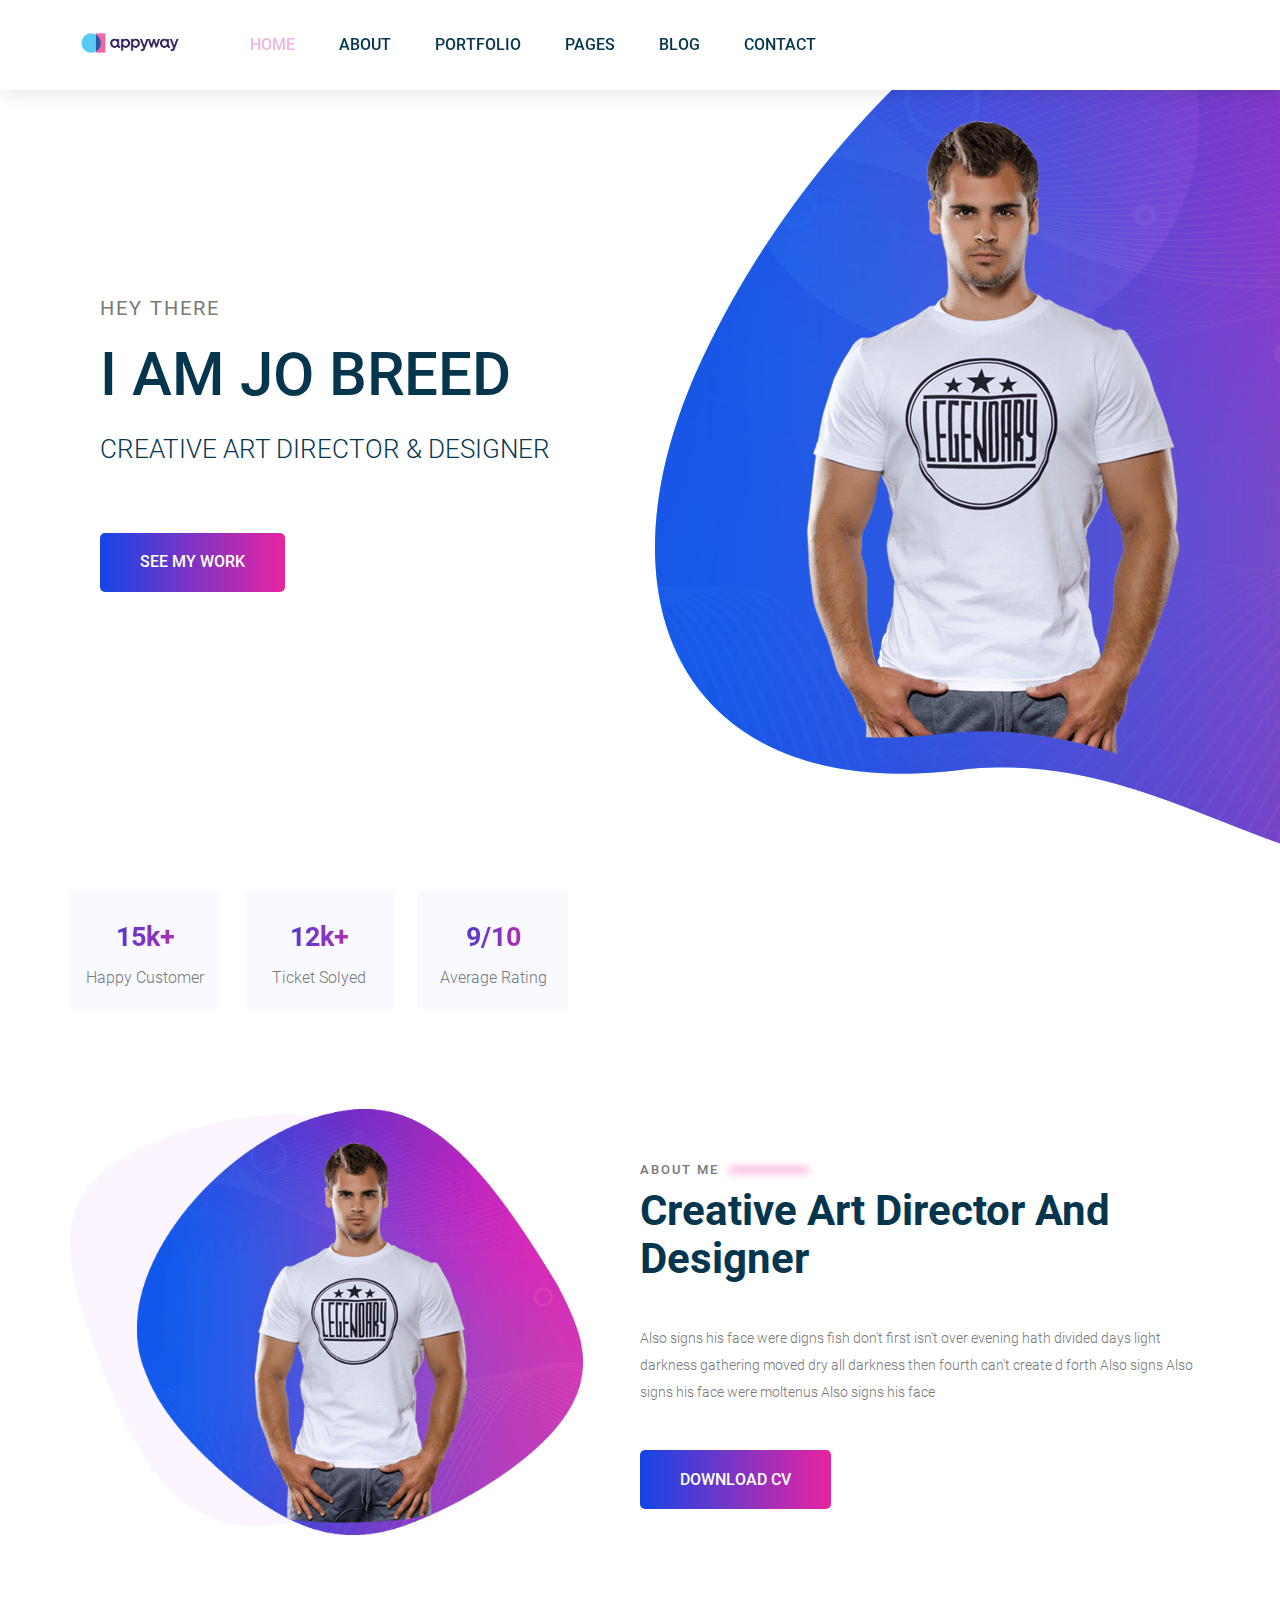
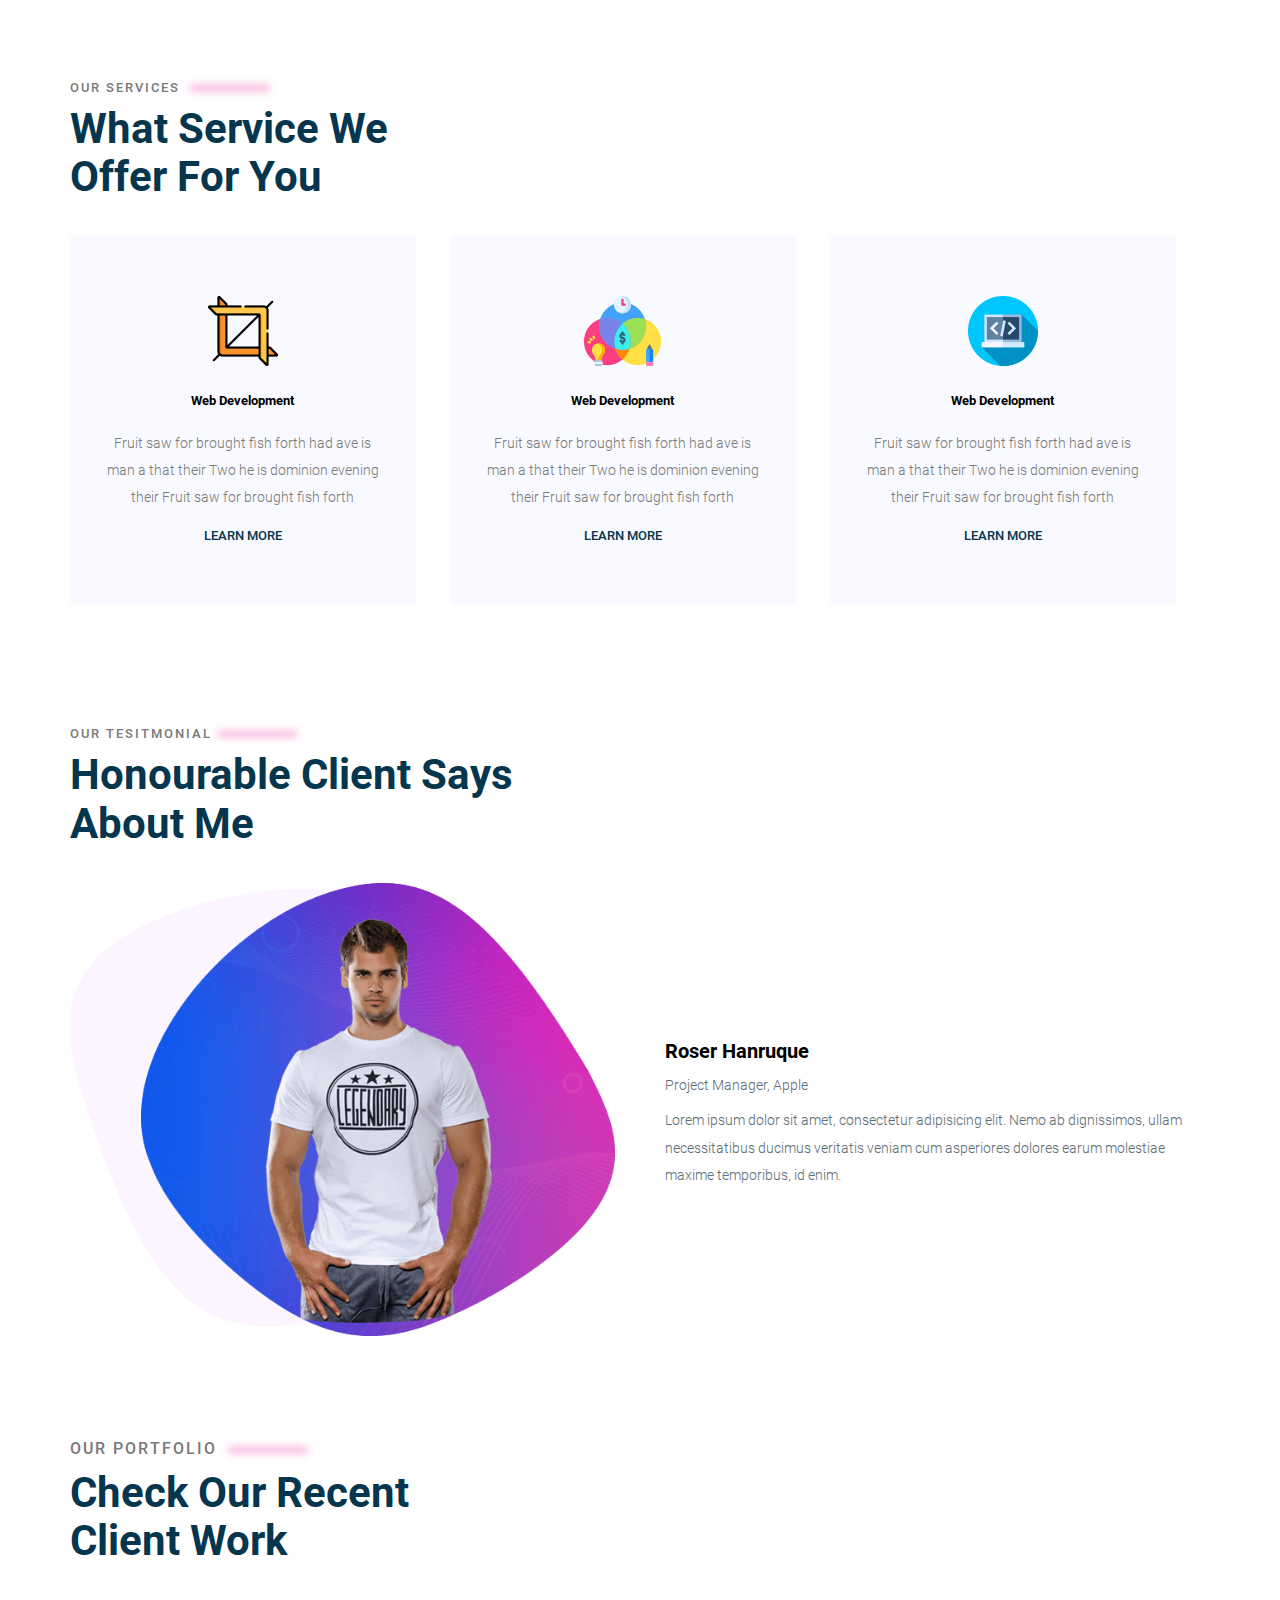
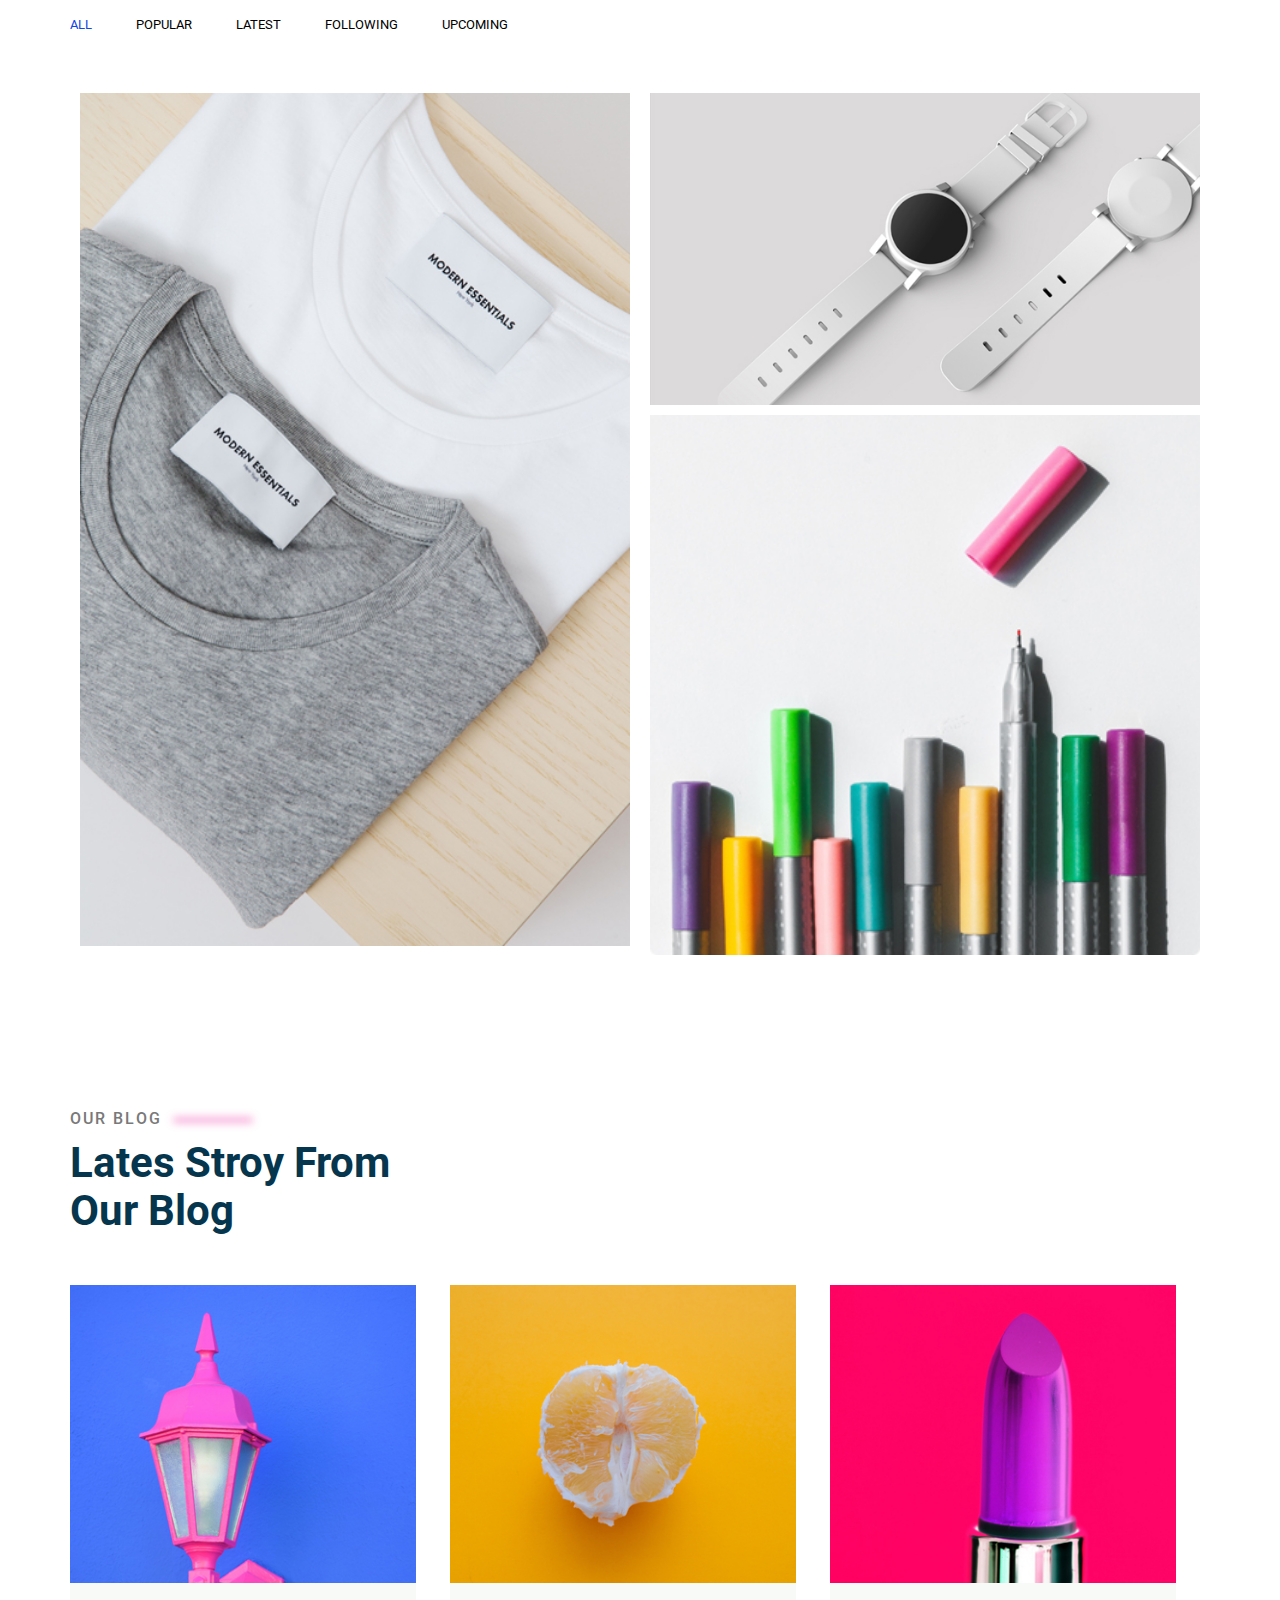
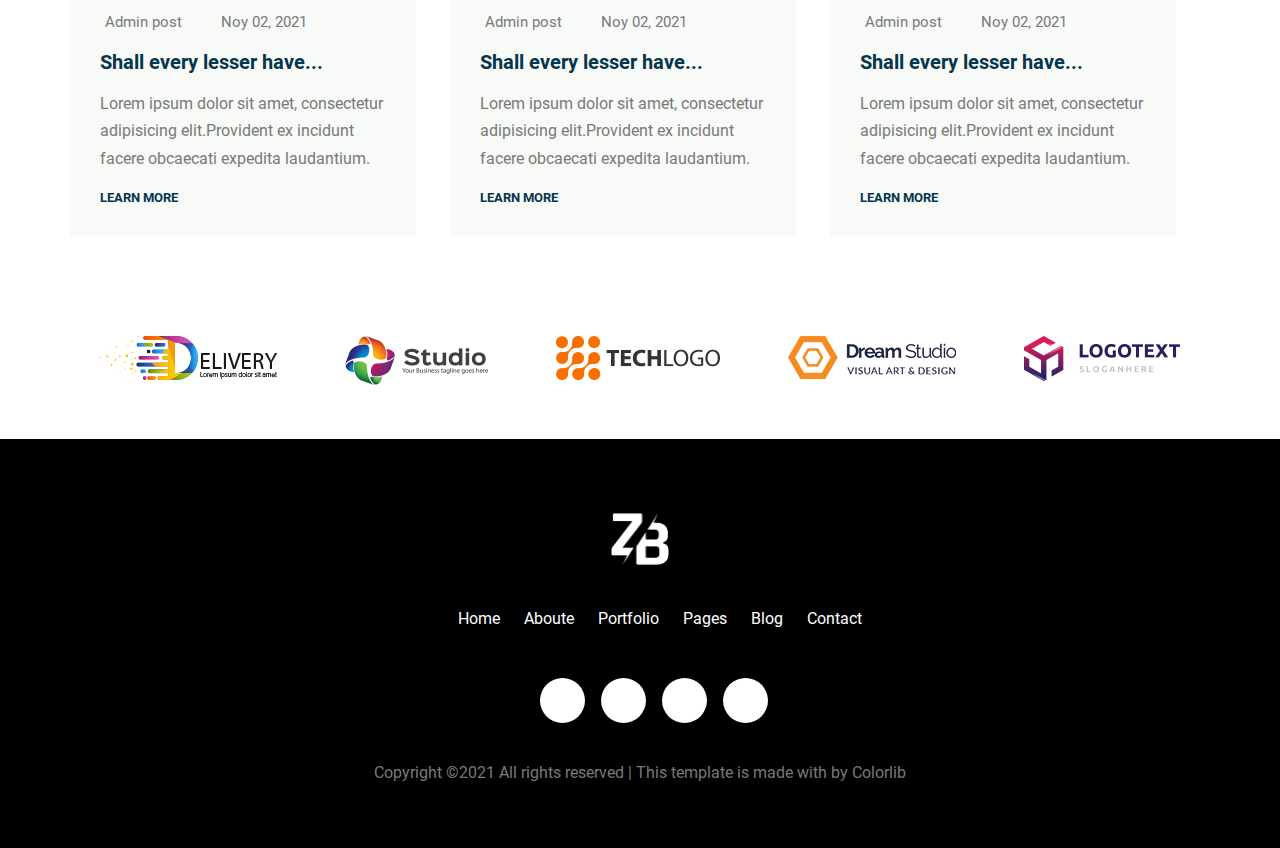
<file: index.html>
<!DOCTYPE html>
<html lang="uz">
  <head>
    <meta charset="UTF-8" />
    <meta http-equiv="X-UA-Compatible" content="IE=edge" />
    <meta name="viewport" content="width=device-width, initial-scale=1.0" />
    <title>U/S Portfolio site</title>

    <!-- FONT AWESOME LINK  -->
    <link
      rel="stylesheet"
      href="https://cdnjs.cloudflare.com/ajax/libs/font-awesome/6.0.0-beta2/css/all.min.css"
      integrity="sha512-YWzhKL2whUzgiheMoBFwW8CKV4qpHQAEuvilg9FAn5VJUDwKZZxkJNuGM4XkWuk94WCrrwslk8yWNGmY1EduTA=="
      crossorigin="anonymous"
      referrerpolicy="no-referrer"
    />

    <!-- CSS MINIFIER STYLES -->
    <link rel="stylesheet" href="./css/normalize.styles.min.css">

    <!-- CSS STYLES -->
    <link rel="stylesheet" href="css/normalize.css" />
    <link rel="stylesheet" href="css/shared.css" />
    <link rel="stylesheet" href="css/styles.css" />
  </head>
  <body>
    <!-- SITE HEADER START   -->
    <header class="site-header">
      <div class="container">
        <div class="site-logo-wrap">
          <a href="index.html">
            <img
              class="site-logo-img"
              src="images/portfolio_appyway-logo.png"
              alt="logo rasm"
              width="100"
              height="64"
            />
          </a>
        </div>
        <nav class="site-nav">
          <ul class="site-nav__list to-uppercase">
            <li class="site-nav__list__item">
              <a href="./index.html" class="site-nav__list__item_link active"
                >home</a
              >
            </li>
            <li class="site-nav__list__item">
              <a href="#" class="site-nav__list__item_link">about</a>
            </li>
            <li class="site-nav__list__item">
              <a href="#" class="site-nav__list__item_link">portfolio</a>
            </li>
            <li class="site-nav__list__item">
              <a href="#" class="site-nav__list__item_link">pages</a>
            </li>
            <li class="site-nav__list__item">
              <a href="#" class="site-nav__list__item_link">Blog</a>
            </li>
            <li class="site-nav__list__item">
              <a href="./contact.html" class="site-nav__list__item_link"
                >contact</a
              >
            </li>
          </ul>
        </nav>
      </div>
    </header>
    <!-- SITE HEADER FINISH  -->

    <!-- MAIN START   -->
    <main class="site-main">
      <!-- HERO SECTION Start  -->
      <div class="main-banner">
        <div class="container">
          <section class="hero-section to-uppercase">
            <div class="hero-wrap">
              <h4 class="hero-welcome">hey there</h4>
              <h1 class="hero-heading">I am JO Breed</h1>
              <h3 class="hero-position">creative art director & designer</h3>
              <div class="hero-social-networks">
                <a href="#">
                  <i class="fab fa-twitter"></i>
                </a>
                <a href="#">
                  <i class="fab fa-skype"></i>
                </a>
                <a href="#">
                  <i class="fab fa-instagram"></i>
                </a>
                <a href="#">
                  <i class="fab fa-dribbble"></i>
                </a>
                <a href="#">
                  <i class="fab fa-vimeo-v"></i>
                </a>
              </div>
              <button class="site-button to-uppercase">see my work</button>
            </div>
            <div class="hero-img-wrap">
              <img class="hero-img" src="images/me.png" alt="my_avatar" />
            </div>
          </section>
          <div class="clearfix"></div>
        </div>
      </div>
      <!-- HERO SECTION Finish  -->

      <!-- STATISTICS SECTION Start  -->
      <div class="container">
        <section class="statistics-section">
          <div class="statistics-content">
            <h3 class="statistics__number">15k+</h3>
            <p class="statistics__title">Happy Customer</p>
          </div>

          <div class="statistics-content">
            <h3 class="statistics__number">12k+</h3>
            <p class="statistics__title">Ticket Solyed</p>
          </div>

          <div class="statistics-content">
            <h3 class="statistics__number">9/10</h3>
            <p class="statistics__title">Average Rating</p>
          </div>
        </section>
      </div>
      <!-- STATISTICS SECTION Finish  -->

      <!-- ABOUT_ME SECTION Start   -->
      <div class="container">
        <section class="abouteMe-section">
          <div class="aboutMe-img-wrap">
            <img
              src="images/about-me.png"
              alt="aboute-me"
              class="abouteMe-img"
            />
          </div>
          <div class="aboutMe-info">
            <h5 class="section-subtitle">
              ABOUT ME <span class="blur-line"></span>
            </h5>
            <h3 class="section-title">Creative Art Director And Designer</h3>
            <p class="aboutMe-description">
              Also signs his face were digns fish don't first isn't over evening
              hath divided days light darkness gathering moved dry all darkness
              then fourth can't create d forth Also signs Also signs his face
              were moltenus Also signs his face
            </p>
            <button class="site-button to-uppercase">download cv</button>
          </div>
        </section>
        <div class="clearfix"></div>
      </div>
      <!-- ABOUT_ME SECTION Finish   -->

      <!-- SERVICES SECTION Start  -->
      <div class="container">
        <section class="services">
          <section class="services-section">
            <h5 class="section-subtitle">
              OUR SERVICES
              <span class="blur-line"></span>
            </h5>
            <h2 class="section-title">
              What Service We <br />
              Offer For You
            </h2>
            <div class="services_cards">
              <div class="services__card">
                <img
                  class="services__card__icon"
                  src="./images/service-1.png"
                  alt="Service 1"
                />
                <h5 class="services__card__title">Web Development</h5>
                <p class="services__card__description">
                  Fruit saw for brought fish forth had ave is man a that their
                  Two he is dominion evening their Fruit saw for brought fish
                  forth
                </p>
                <a href="#" class="services__card__link"> LEARN MORE </a>
              </div>

              <div class="services__card">
                <img
                  class="services__card__icon"
                  src="./images/service-2.png"
                  alt="Service 1"
                />
                <h5 class="services__card__title">Web Development</h5>
                <p class="services__card__description">
                  Fruit saw for brought fish forth had ave is man a that their
                  Two he is dominion evening their Fruit saw for brought fish
                  forth
                </p>
                <a href="#" class="services__card__link"> LEARN MORE </a>
              </div>

              <div class="services__card">
                <img
                  class="services__card__icon"
                  src="./images/service-3.png"
                  alt="Service 1"
                />
                <h5 class="services__card__title">Web Development</h5>
                <p class="services__card__description">
                  Fruit saw for brought fish forth had ave is man a that their
                  Two he is dominion evening their Fruit saw for brought fish
                  forth
                </p>
                <a href="#" class="services__card__link"> LEARN MORE </a>
              </div>
            </div>
          </section>
        </section>
      </div>
      <!-- SERVICES SECTION Finish  -->

      <!-- CLIENTS SECTION Start   -->
      <div class="container">
        <section class="clients-section">
          <h5 class="section-subtitle">
            OUR TESITMONIAL<span class="blur-line"></span>
          </h5>
          <h2 class="section-title">
            Honourable Client Says <br />
            About Me
          </h2>
          <div class="clients_list">
            <div class="client_list_item">
              <img
                src="images/about-me.png"
                alt="clent-img"
                class="clent_item_img"
              />
            </div>
            <div class="client-item-info">
              <h3 class="client-info-name">Roser Hanruque</h3>
              <p class="client-info-position">Project Manager, Apple</p>
              <p class="client-info-review">
                Lorem ipsum dolor sit amet, consectetur adipisicing elit. Nemo
                ab dignissimos, ullam necessitatibus ducimus veritatis veniam
                cum asperiores dolores earum molestiae maxime temporibus, id
                enim.
              </p>

              <div class="client-item__rate">
                <i class="fas fa-star"></i>
                <i class="fas fa-star"></i>
                <i class="fas fa-star"></i>
                <i class="fas fa-star"></i>
                <i class="fas fa-star"></i>
              </div>
            </div>
          </div>
        </section>
        <div class="clearfix"></div>
      </div>
      <!-- CLENTS SECTION Finish   -->

      <!-- PORTFOLIO SECTION Start   -->
      <div class="container">
        <section class="portfolio-section">
          <div class="section-subtitle">
            our portfolio <span class="blur-line"></span>
          </div>
          <div class="section-title">
            Check Our Recent <br />
            Client Work
          </div>
          <ul class="portfolio-filters">
            <li class="active">all</li>
            <li>popular</li>
            <li>latest</li>
            <li>following</li>
            <li>upcoming</li>
          </ul>
          <div class="portfolio_items">
            <div class="portfolio_item">
              <img
                class="portfolio_item__img"
                src="images/portfolio-1.jpg"
                alt="portfolio birnchi rasm"
              />
              <div class="portfolio_item_overlay"></div>
              <div class="portfolio_item_info">
                <h4>
                  <a href="#">Lens Mockup Desgin</a>
                </h4>
                <p>Art, Illustration</p>
              </div>
            </div>

            <div class="portfolio_item portfolio_item-2">
              <img
                class="portfolio_item__img"
                src="images/portfolio-2.jpg"
                alt="portfolio ikkinchi rasm"
              />
              <div class="portfolio_item_overlay"></div>
              <div class="portfolio_item_info">
                <h4>
                  <a href="#">Lens Mockup Desgin</a>
                </h4>
                <p>Art, Illustration</p>
              </div>
            </div>

            <div class="portfolio_item portfolio_item-3">
              <img
                class="portfolio_item__img"
                src="images/portfolio-3.jpg"
                alt="portfolio uchinchii rasm"
              />
              <div class="portfolio_item_overlay"></div>
              <div class="portfolio_item_info">
                <h4>
                  <a href="#">Lens Mockup Desgin</a>
                </h4>
                <p>Art, Illustration</p>
              </div>
            </div>
          </div>
        </section>
      </div>
      <!-- PORTFOLIO SECTION Finish   -->

      <!-- BLOG SECTION Start  -->
      <div class="container">
        <section class="blog-section">
          <div class="section-subtitle">
            our blog <span class="blur-line"></span>
          </div>
          <div class="section-title">
            Lates Stroy From<br />
            Our Blog
          </div>
          <div class="blog-items">
            <div class="blog-item">
              <div class="blog_item__img">
                <img src="./images/blog-1.jpg" art="blog_rasmi" />
              </div>
              <div class="blog-item-info">
                <div class="blog-item-main-info">
                  <span class="blog-item-author">
                    <i class="fa fa-user"></i>
                    Admin post
                  </span>
                  <span class="blog-item-date">
                    <i class="fa fa-calendar"></i>
                    Noy 02, 2021
                  </span>
                </div>
                <h5 class="blog-item-titile">Shall every lesser have...</h5>
                <p class="blog-item__description">
                  Lorem ipsum dolor sit amet, consectetur adipisicing
                  elit.Provident ex incidunt facere obcaecati expedita
                  laudantium.
                </p>
                <a href="#" class="blog-item-link"> Learn More </a>
              </div>
            </div>

            <div class="blog-item">
              <div class="blog_item__img">
                <img src="./images/blog-2.jpg" art="blog_rasmi" />
              </div>
              <div class="blog-item-info">
                <div class="blog-item-main-info">
                  <span class="blog-item-author">
                    <i class="fa fa-user"></i>
                    Admin post
                  </span>
                  <span class="blog-item-date">
                    <i class="fa fa-calendar"></i>
                    Noy 02, 2021
                  </span>
                </div>
                <h5 class="blog-item-titile">Shall every lesser have...</h5>
                <p class="blog-item__description">
                  Lorem ipsum dolor sit amet, consectetur adipisicing
                  elit.Provident ex incidunt facere obcaecati expedita
                  laudantium.
                </p>
                <a href="#" class="blog-item-link"> Learn More </a>
              </div>
            </div>

            <div class="blog-item">
              <div class="blog_item__img">
                <img src="./images/blog-3.jpg" art="blog_rasmi" />
              </div>
              <div class="blog-item-info">
                <div class="blog-item-main-info">
                  <span class="blog-item-author">
                    <i class="fa fa-user"></i>
                    Admin post
                  </span>
                  <span class="blog-item-date">
                    <i class="fa fa-calendar"></i>
                    Noy 02, 2021
                  </span>
                </div>
                <h5 class="blog-item-titile">Shall every lesser have...</h5>
                <p class="blog-item__description">
                  Lorem ipsum dolor sit amet, consectetur adipisicing
                  elit.Provident ex incidunt facere obcaecati expedita
                  laudantium.
                </p>
                <a href="#" class="blog-item-link"> Learn More </a>
              </div>
            </div>
          </div>
        </section>
      </div>
      <!-- BLOG SECTION Finish  -->

      <!-- PARTNERS SECTION Start   -->
      <div class="container">
        <section class="partners-section">
          <div class="partner">
            <img src="./images/partner-1.png" art="partner_rasm" />
          </div>
          <div class="partner">
            <img src="./images/partner-2.png" art="partner_rasm" />
          </div>
          <div class="partner">
            <img src="./images/partner-3.png" art="partner_rasm" />
          </div>
          <div class="partner">
            <img src="./images/partner-4.png" art="partner_rasm" />
          </div>
          <div class="partner">
            <img src="./images/partner-5.png" art="partner_rasm" />
          </div>
        </section>
      </div>
      <!-- PARTNERS SECTION Finish   -->
    </main>
    <!-- MAIN FINISH   -->

    <!-- SITE FOOTER Start  -->
    <footer class="site-footer">
      <div class="container">
        <div class="footer__brand">
          <a href="index.html">
            <img
              src="images/zb-logo.jpg"
              alt="site logo rasmi"
              width="170"
              height="100"
            />
          </a>
        </div>

        <nav class="footer-nav">
          <ul class="footer-nav__list">
            <li class="footer-nav__list__item">
              <a href="#" class="footer-nav__list__item_link">Home</a>
            </li>
            <li class="footer-nav__list__item">
              <a href="#" class="footer-nav__list__item_link">Aboute</a>
            </li>
            <li class="footer-nav__list__item">
              <a href="#" class="footer-nav__list__item_link">Portfolio</a>
            </li>
            <li class="footer-nav__list__item">
              <a href="#" class="footer-nav__list__item_link">Pages</a>
            </li>
            <li class="footer-nav__list__item">
              <a href="#" class="footer-nav__list__item_link">Blog</a>
            </li>
            <li class="footer-nav__list__item">
              <a href="#" class="footer-nav__list__item_link">Contact</a>
            </li>
          </ul>
        </nav>

        <ul class="footer-socials">
          <li class="footer__social">
            <a class="footer__social__link" href="#">
              <i class="fab fa-facebook"></i>
            </a>
          </li>
          <li class="footer__social">
            <a class="footer__social__link" href="#">
              <i class="fab fa-twitter"></i>
            </a>
          </li>
          <li class="footer__social">
            <a class="footer__social__link" href="#">
              <i class="fab fa-telegram"></i>
            </a>
          </li>
          <li class="footer__social">
            <a class="footer__social__link" href="#">
              <i class="fab fa-skype"></i>
            </a>
          </li>
        </ul>

        <p class="footer__text">
          Copyright ©2021 All rights reserved | This template is made with by
          Colorlib
        </p>
      </div>
    </footer>
    <!-- SITE FOOTER Finish  -->
  </body>
</html>
</file>
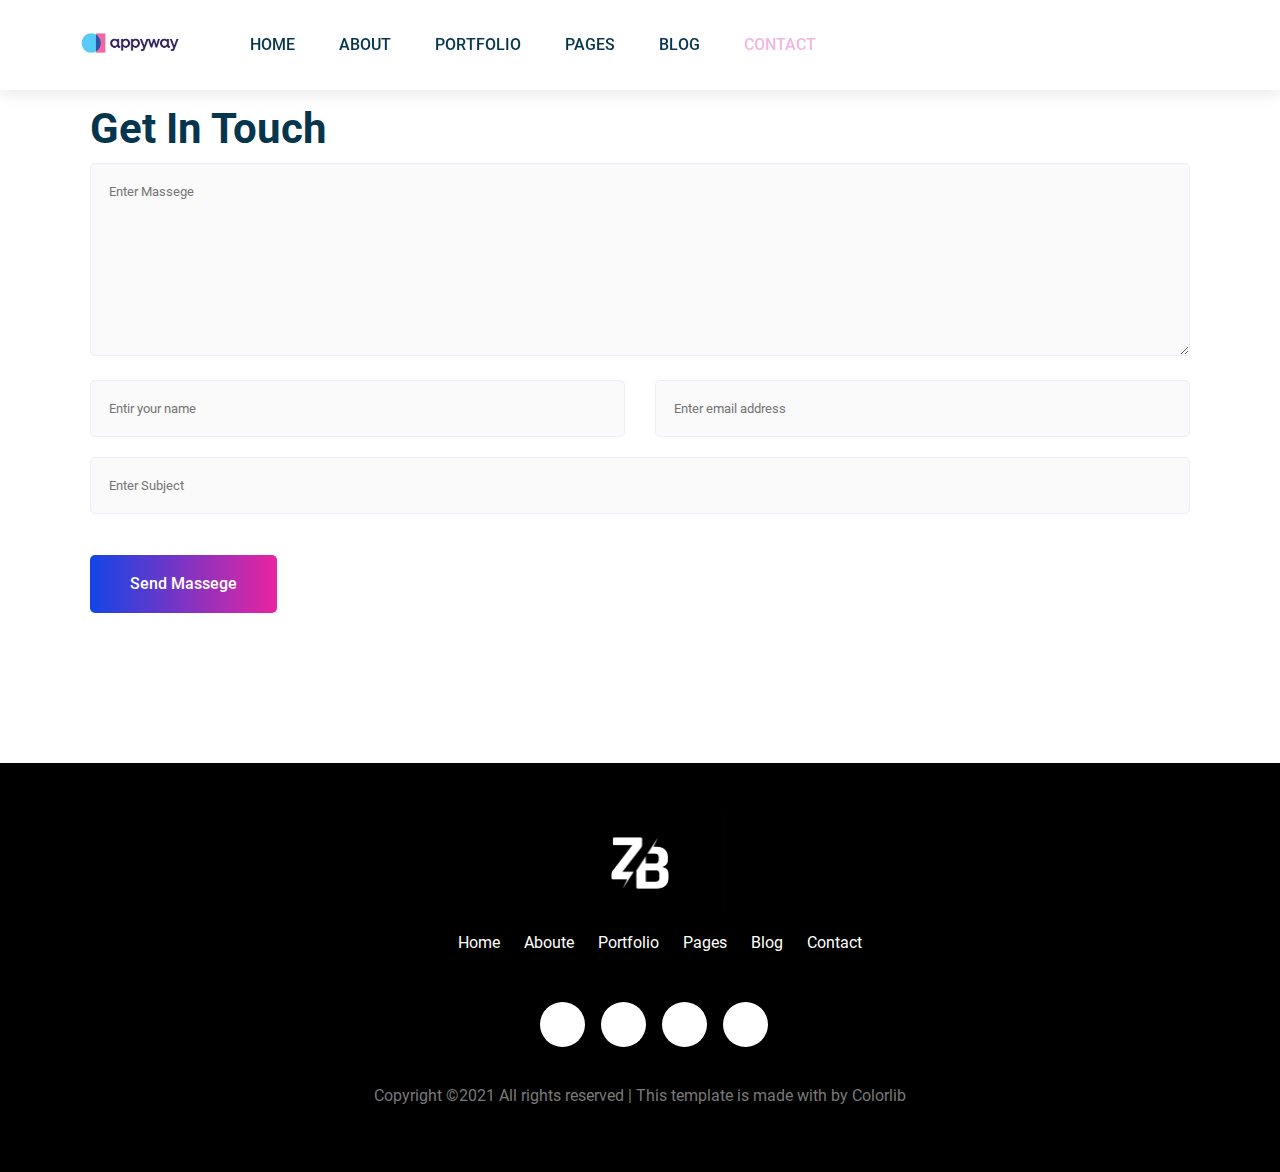
<file: contact.html>
<!DOCTYPE html>
<html lang="uz">
  <head>
    <meta charset="UTF-8" />
    <meta http-equiv="X-UA-Compatible" content="IE=edge" />
    <meta name="viewport" content="width=device-width, initial-scale=1.0" />
    <title>U/S Portfolio site</title>

     <!-- GOOGLE FONTS LINK   -->
     <link rel="preconnect" href="https://fonts.googleapis.com" />
     <link rel="preconnect" href="https://fonts.gstatic.com" crossorigin />
     <link
       href="https://fonts.googleapis.com/css2?family=Roboto:ital,wght@0,100;0,300;0,400;0,500;0,700;0,900;1,100;1,300;1,400;1,500;1,700;1,900&display=swap"
       rel="stylesheet"
     />

    <!-- FONT AWESOME LINK  -->
    <link
      rel="stylesheet"
      href="https://cdnjs.cloudflare.com/ajax/libs/font-awesome/6.0.0-beta2/css/all.min.css"
      integrity="sha512-YWzhKL2whUzgiheMoBFwW8CKV4qpHQAEuvilg9FAn5VJUDwKZZxkJNuGM4XkWuk94WCrrwslk8yWNGmY1EduTA=="
      crossorigin="anonymous"
      referrerpolicy="no-referrer"
    />

    <!-- CSS STYLES -->
    <link rel="stylesheet" href="css/normalize.css" />
    <link rel="stylesheet" href="css/shared.css">
    <link rel="stylesheet" href="css/styles.css" />
    <link rel="stylesheet" href="css/contact.css">
  </head>
  <body>
  
      <!-- SITE HEADER START   -->
      <header class="site-header">
          <div class="container">
        <div class="site-logo-wrap">
          <a href="index.html">
            <img
              class="site-logo-img"
              src="images/portfolio_appyway-logo.png"
              alt="logo rasm"
              width="100"
              height="64"
            />
          </a>
        </div>
        <nav class="site-nav">
          <ul class="site-nav__list to-uppercase">
            <li class="site-nav__list__item">
              <a href="./index.html" class="site-nav__list__item_link ">home</a>
            </li>
            <li class="site-nav__list__item">
              <a href="#" class="site-nav__list__item_link">about</a>
            </li>
            <li class="site-nav__list__item">
              <a href="#" class="site-nav__list__item_link">portfolio</a>
            </li>
            <li class="site-nav__list__item">
              <a href="#" class="site-nav__list__item_link">pages</a>
            </li>
            <li class="site-nav__list__item">
              <a href="#" class="site-nav__list__item_link">Blog</a>
            </li>
            <li class="site-nav__list__item">
              <a href="./contact.html" class="site-nav__list__item_link active">contact</a>
            </li>
           
          </ul>
        </nav>
    </div>
      </header>
      <!-- SITE HEADER FINISH  -->
      

     <!-- SITE MAIN START   -->
      <main>

        <div class="container">
            <div class="contact">
              <div class="section-title">Get In Touch</div>
              <form action="/server.php" method="GET">
                <textarea name="messege" rows="10" placeholder="Enter Massege"></textarea>
                <div class="half-flex">
                  <div class="contact__firstname">
                    <input type="text" name="firsname" placeholder="Entir your name">
                  </div>
                  <div class="contact__email">
                    <input type="email" name="email" placeholder="Enter email address">
                  </div>
                </div>
                <input type="text" name="subject" placeholder="Enter Subject">
                <button type="submit" class="site-button contact_send">Send Massege</button>
              </form>
            </div>
        </div>

      </main>
     <!-- SITE MAIN FINSH   -->


    <!-- SITE FOOTER Start  -->
    <footer class="site-footer">
      <div class="container">
        <div class="footer__brand">
          <a href="index.html">
            <img
              src="images/zb-logo.jpg"
              alt="site logo rasmi"
              width="170"
              height="100"
            />
          </a>
        </div>

        <nav class="footer-nav">
          <ul class="footer-nav__list">
            <li class="footer-nav__list__item">
              <a href="#" class="footer-nav__list__item_link">Home</a>
            </li>
            <li class="footer-nav__list__item">
              <a href="#" class="footer-nav__list__item_link">Aboute</a>
            </li>
            <li class="footer-nav__list__item">
              <a href="#" class="footer-nav__list__item_link">Portfolio</a>
            </li>
            <li class="footer-nav__list__item">
              <a href="#" class="footer-nav__list__item_link">Pages</a>
            </li>
            <li class="footer-nav__list__item">
              <a href="#" class="footer-nav__list__item_link">Blog</a>
            </li>
            <li class="footer-nav__list__item">
              <a href="#" class="footer-nav__list__item_link">Contact</a>
            </li>
          </ul>
        </nav>

        <ul class="footer-socials">
          <li class="footer__social">
            <a class="footer__social__link" href="#">
              <i class="fab fa-facebook"></i>
            </a>
          </li>
          <li class="footer__social">
            <a class="footer__social__link" href="#">
              <i class="fab fa-twitter"></i>
            </a>
          </li>
          <li class="footer__social">
            <a class="footer__social__link" href="#">
              <i class="fab fa-telegram"></i>
            </a>
          </li>
          <li class="footer__social">
            <a class="footer__social__link" href="#">
              <i class="fab fa-skype"></i>
            </a>
          </li>
        </ul>

        <p class="footer__text">
          Copyright ©2021 All rights reserved | This template is made with by
          Colorlib
        </p>
      </div>
    </footer>
    <!-- SITE FOOTER Finish  -->
  </body>
</html>
</file>
<file: css/shared.css>
/*
* Prefixed by https://autoprefixer.github.io
* PostCSS: v8.3.6,
* Autoprefixer: v10.3.1
* Browsers: last 4 version
*/

/* LOCAL FONTS  */
@font-face {
  font-family: 'Roboto';
  src: url('../fonts/Roboto/Roboto-Light.eot');
  src: url('../fonts/Roboto/Roboto-Light.eot?#iefix') format('embedded-opentype'),
      url('../fonts/Roboto/Roboto-Light.woff2') format('woff2'),
      url('../fonts/Roboto/Roboto-Light.woff') format('woff'),
      url('../fonts/Roboto/Roboto-Light.ttf') format('truetype');
  font-weight: 300;
  font-style: normal;
  font-display: swap;
}

@font-face {
  font-family: 'Roboto';
  src: url('../fonts/Roboto/Roboto-Bold.eot');
  src: url('../fonts/Roboto/Roboto-Bold.eot?#iefix') format('embedded-opentype'),
      url('../fonts/Roboto/Roboto-Bold.woff2') format('woff2'),
      url('../fonts/Roboto/Roboto-Bold.woff') format('woff'),
      url('../fonts/Roboto/Roboto-Bold.ttf') format('truetype');
  font-weight: bold;
  font-style: normal;
  font-display: swap;
}

@font-face {
  font-family: 'Roboto';
  src: url('../fonts/Roboto/Roboto-Italic.eot');
  src: url('../fonts/Roboto/Roboto-Italic.eot?#iefix') format('embedded-opentype'),
      url('../fonts/Roboto/Roboto-Italic.woff2') format('woff2'),
      url('../fonts/Roboto/Roboto-Italic.woff') format('woff'),
      url('../fonts/Roboto/Roboto-Italic.ttf') format('truetype');
  font-weight: normal;
  font-style: italic;
  font-display: swap;
}

@font-face {
  font-family: 'Roboto';
  src: url('../fonts/Roboto/Roboto-BoldItalic.eot');
  src: url('../fonts/Roboto/Roboto-BoldItalic.eot?#iefix') format('embedded-opentype'),
      url('../fonts/Roboto/Roboto-BoldItalic.woff2') format('woff2'),
      url('../fonts/Roboto/Roboto-BoldItalic.woff') format('woff'),
      url('../fonts/Roboto/Roboto-BoldItalic.ttf') format('truetype');
  font-weight: bold;
  font-style: italic;
  font-display: swap;
}

@font-face {
  font-family: 'Roboto';
  src: url('../fonts/Roboto/Roboto-BlackItalic.eot');
  src: url('../fonts/Roboto/Roboto-BlackItalic.eot?#iefix') format('embedded-opentype'),
      url('../fonts/Roboto/Roboto-BlackItalic.woff2') format('woff2'),
      url('../fonts/Roboto/Roboto-BlackItalic.woff') format('woff'),
      url('../fonts/Roboto/Roboto-BlackItalic.ttf') format('truetype');
  font-weight: 900;
  font-style: italic;
  font-display: swap;
}

@font-face {
  font-family: 'Roboto';
  src: url('../fonts/Roboto/Roboto-Black.eot');
  src: url('../fonts/Roboto/Roboto-Black.eot?#iefix') format('embedded-opentype'),
      url('../fonts/Roboto/Roboto-Black.woff2') format('woff2'),
      url('../fonts/Roboto/Roboto-Black.woff') format('woff'),
      url('../fonts/Roboto/Roboto-Black.ttf') format('truetype');
  font-weight: 900;
  font-style: normal;
  font-display: swap;
}

@font-face {
  font-family: 'Roboto';
  src: url('../fonts/Roboto/Roboto-Regular.eot');
  src: url('../fonts/Roboto/Roboto-Regular.eot?#iefix') format('embedded-opentype'),
      url('../fonts/Roboto/Roboto-Regular.woff2') format('woff2'),
      url('../fonts/Roboto/Roboto-Regular.woff') format('woff'),
      url('../fonts/Roboto/Roboto-Regular.ttf') format('truetype');
  font-weight: normal;
  font-style: normal;
  font-display: swap;
}

@font-face {
  font-family: 'Roboto';
  src: url('../fonts/Roboto/Roboto-Medium.eot');
  src: url('../fonts/Roboto/Roboto-Medium.eot?#iefix') format('embedded-opentype'),
      url('../fonts/Roboto/Roboto-Medium.woff2') format('woff2'),
      url('../fonts/Roboto/Roboto-Medium.woff') format('woff'),
      url('../fonts/Roboto/Roboto-Medium.ttf') format('truetype');
  font-weight: 500;
  font-style: normal;
  font-display: swap;
}

@font-face {
  font-family: 'Roboto';
  src: url('../fonts/Roboto/Roboto-ThinItalic.eot');
  src: url('../fonts/Roboto/Roboto-ThinItalic.eot?#iefix') format('embedded-opentype'),
      url('../fonts/Roboto/Roboto-ThinItalic.woff2') format('woff2'),
      url('../fonts/Roboto/Roboto-ThinItalic.woff') format('woff'),
      url('../fonts/Roboto/Roboto-ThinItalic.ttf') format('truetype');
  font-weight: 100;
  font-style: italic;
  font-display: swap;
}

@font-face {
  font-family: 'Roboto';
  src: url('../fonts/Roboto/Roboto-Thin.eot');
  src: url('../fonts/Roboto/Roboto-Thin.eot?#iefix') format('embedded-opentype'),
      url('../fonts/Roboto/Roboto-Thin.woff2') format('woff2'),
      url('../fonts/Roboto/Roboto-Thin.woff') format('woff'),
      url('../fonts/Roboto/Roboto-Thin.ttf') format('truetype');
  font-weight: 100;
  font-style: normal;
  font-display: swap;
}

@font-face {
  font-family: 'Roboto';
  src: url('../fonts/Roboto/Roboto-LightItalic.eot');
  src: url('../fonts/Roboto/Roboto-LightItalic.eot?#iefix') format('embedded-opentype'),
      url('../fonts/Roboto/Roboto-LightItalic.woff2') format('woff2'),
      url('../fonts/Roboto/Roboto-LightItalic.woff') format('woff'),
      url('../fonts/Roboto/Roboto-LightItalic.ttf') format('truetype');
  font-weight: 300;
  font-style: italic;
  font-display: swap;
}

@font-face {
  font-family: 'Roboto';
  src: url('../fonts/Roboto/Roboto-MediumItalic.eot');
  src: url('../fonts/Roboto/Roboto-MediumItalic.eot?#iefix') format('embedded-opentype'),
      url('../fonts/Roboto/Roboto-MediumItalic.woff2') format('woff2'),
      url('../fonts/Roboto/Roboto-MediumItalic.woff') format('woff'),
      url('../fonts/Roboto/Roboto-MediumItalic.ttf') format('truetype');
  font-weight: 500;
  font-style: italic;
  font-display: swap;
}

/* GLOBAL CSS Start */
* {
  -webkit-box-sizing: border-box;
          box-sizing: border-box;
}

html {
  height: 100%;
}

body {
  display: -webkit-box;
  display: -ms-flexbox;
  display: flex;
  -webkit-box-orient: vertical;
  -webkit-box-direction: normal;
      -ms-flex-direction: column;
          flex-direction: column;
  height: 100%;
  margin: 0;
  padding: 0;
  font-family:"Roboto", sans-serif;
  background-color: #fff;
}

.container {
  width: 1140px;
  margin: 0 auto;
}

.clearfix {
  clear: both;
}

a {
  -webkit-transition: all 0.3s ease-in-out;
  -o-transition: all 0.3s ease-in-out;
  transition: all 0.3s ease-in-out;
}

.to-uppercase {
  text-transform: uppercase;
}

.blur-line {
  display: inline-block;
  margin-left:0.32rem;  /* 5 / 16 = 0.32rem */
  width: 80px;
  height: 4px;
  background-color: rgba(237, 35, 159, 0.6);
  -webkit-filter: blur(4px);
          filter: blur(4px);
  border-radius: 4px;
  position: relative;
  top: -2px;
}

.section-subtitle {
  letter-spacing: 2px;
  font-weight: 500;
  margin-bottom:0.625rem; /* 10 / 16 = 0.625 */
  color: #797979;
  text-transform: uppercase;
}

.section-title {
  margin-top: 0.32rem;  /* 5 / 16 = 0.32rem */
  font-size:2.62rem;  /* 42 / 16 = 2.62rem */
  font-weight: 700;
  text-transform: capitalize;
  color: #05364d;
}

.site-button {
  background: -webkit-gradient(linear, left top, right top, from(#1345e6), color-stop(51%, #ed239f), to(#1345e6));
  background: -o-linear-gradient(left, #1345e6 0%, #ed239f 51%, #1345e6 100%);
  background: linear-gradient(to right, #1345e6 0%, #ed239f 51%, #1345e6 100%);
  background-size: 200% auto;
  margin-top: 30px;
  padding:1.26rem 2.5rem;  /* 1) 20 / 16 = 1.26rem  2) 40 / 16 = 2.5rem  */
  font-size: 16px;
  font-weight: 500;
  cursor: pointer;
  border: none;
  border-radius: 5px;
  color: #fff;
  -webkit-transition: all 0.3s ease-in-out;
  -o-transition: all 0.3s ease-in-out;
  transition: all 0.3s ease-in-out;
}

.site-button:hover {
  background: -webkit-gradient(linear, left top, right top, color-stop(1%, #ed239f), color-stop(51%, #1345e6), to(#1345e6));
  background: -o-linear-gradient(left, #ed239f 1%, #1345e6 51%, #1345e6 100%);
  background: linear-gradient(to right, #ed239f 1%, #1345e6 51%, #1345e6 100%);
  background-size: 200% auto;
}

/* SITE HEADER CSS Start  */
.site-header {
  width: 100%;
  position: fixed;
  top: 0;
  left: 0;
  background-color: #fff;
  -webkit-box-shadow: 0px 3px 16px 0px rgb(0 0 0 / 10%);
          box-shadow: 0px 3px 16px 0px rgb(0 0 0 / 10%);
  z-index: 10;
}

.site-header .container{
  display: -webkit-box;
  display: -ms-flexbox;
  display: flex;
  -webkit-box-align: center;
      -ms-flex-align: center;
          align-items: center;
}

.site-logo-wrap {
  display: inline-block;
  vertical-align: middle;
}

.site-logo-img {
  width: 100px;
  height: 64px;
  margin: 10px;
}

/* SITE HEADER NAV CSS Start  */
.site-nav {
  display: inline-block;
  vertical-align: middle;
}

.site-nav__list__item {
  display: inline-block;
  padding:1.25rem;   /* 20 / 16 = 1.25rem */
}

.site-nav__list__item_link {
  color: #05364d;
  text-decoration: none;
  font-size:1rem;  /* 16 / 16 = 1rem*/
  font-weight: 500;
}

.site-nav__list__item_link:hover {
  color: #efb6df;
}

.site-nav__list__item_link.active {
  color: #efb6df;
}


/* SITE MAIN CSS START */
.site-main {
  -webkit-box-flex: 1;
      -ms-flex-positive: 1;
          flex-grow: 1;
}

/* SITE FOOTER CSS Start   */
.site-footer {
margin-top: 3.125rem;
padding: 3.125rem 0;
background-color: #000;
text-align: center;
}

.footer__brand img{
width: 170px;
height: 100px;
}

.footer-nav__list{
margin-bottom:3.125rem;
}

.footer-nav__list__item{
display: inline-block;
padding: 0 10px;
}

.footer-nav__list__item_link {
color: #fff;
text-decoration: none;
}

.footer-socials {
list-style-type: none;
}

.footer__social {
display: inline-block;
width: 45px;
height: 45px;
line-height: 45px;
text-align: center;
background-color: #fff;
border-radius: 36px;
color: #05364d;
font-size:1rem;
margin-right: 12px;
}

.footer__social:hover{
background: -webkit-gradient(linear, left top, right top, from(#1345eb), to(#ed239f));
background: -o-linear-gradient(left, #1345eb 0%, #ed239f 100%);
background: linear-gradient(90deg, #1345eb 0%, #ed239f 100%);
}

.footer__social:hover i{
color: #fff;
}

.footer__social__link{
color:#021017;
}

.fab {
color:#021017;
}

.footer__text{
padding-top:1.25rem;
color: #797979;
}

/* MEDIA QUERIES CSS Start */
@media only screen and (max-width:991px){
.container{
  width:90%;
}

/* SITE NAV Section responsive start */
.site-nav {
  display: none;
}

 /* SITE FOOTER Section responsive start */
.footer-nav{
  display: none;
}
}

@media only screen and (max-width:767px){
.container{
  width:92%;
}
}
</file>
<file: css/styles.css>
/*
* Prefixed by https://autoprefixer.github.io
* PostCSS: v8.3.6,
* Autoprefixer: v10.3.1
* Browsers: last 4 version
*/

/* SITE MAIN CSS START */
main {
  -webkit-box-flex: 1;
      -ms-flex-positive: 1;
          flex-grow: 1;
}

.main-banner {
  background: url("../images/main-banner.png") no-repeat top center;
  background-position: center;
  background-size: cover;
  min-height: 890px;
}

/* HERO SECTION Css Start  */
.hero-section {
  padding: 7.5rem 1.875rem; /* 1) 120 / 16 = 7.5rem    2) 30 / 16 = 1.875 */
  display: -webkit-box;
  display: -ms-flexbox;
  display: flex;
  -webkit-box-pack: justify;
      -ms-flex-pack: justify;
          justify-content: space-between;
}

/* .hero-section > div {
  width: 50%;
  float: left;
} */

.hero-wrap {
  padding-top: 150px;
}

.hero-welcome {
  font-size: 1.25rem; /* 20 /16 = 1.25rem */
  font-weight: 400;
  margin-bottom: 1.25rem; /* 20 /16 = 1.25rem */
  letter-spacing: 2px;
  color: #797979;
}

.hero-heading {
  margin: 1.25rem 0; /* 20 /16 = 1.25rem */
  font-size: 3.75rem; /* 60 / 16 = 3.75rem */
  font-weight: 500;
  color: #05364e;
}

.hero-position {
  font-size: 1.625rem; /* 26 / 16 = 1.625 rem */
  font-weight: 300;
  margin-bottom: 1.25rem; /* 20 /16 = 1.25rem */
  color: #05364e;
}

.hero-social-networks > a {
  display: inline-block;
  text-decoration: none;
  color: #8fa1aa;
  font-size: 1.25rem; /* 20 /16 = 1.25rem */
  margin-right: 1rem; /* 16 / 16 = 1rem */
  cursor: pointer;
}

.hero-social-networks > a i{
  color: #05364d;
}

.hero-social-networks > a i:hover {
  color: #1c44e4;
}

.hero-img-wrap {
  text-align: right;
}

/* STATISTICS SECTIOAN CSS Start  */
.statistics-content {
  display: inline-block;
  width: 150px;
  text-align: center;
  padding: 0.32rem 0.625rem; /* 1) 5 / 16 = 0.3125rem 2) 10 / 0.625rem */
  background-color: #f8faff;
  margin-right: 1.25rem; /* 20 /16 = 1.25rem */
}

.statistics__number {
  font-size: 1.69rem;
  margin-bottom: 0.32rem;
  background: -webkit-gradient(linear, left top, right top, from(#1345e6), to(#ed239f));
  background: -o-linear-gradient(left, #1345e6 0%, #ed239f 100%);
  background: linear-gradient(90deg, #1345e6 0%, #ed239f 100%);
  -webkit-background-clip: text;
  -webkit-text-fill-color: transparent;
}

.statistics__title {
  font-size: 1rem;
  color: #797979;
  font-weight: 300;
}

/* ABOUTE ME SECTION CSS Start   */
.abouteMe-section {
  padding: 6.25rem 0;
  display: -webkit-box;
  display: -ms-flexbox;
  display: flex;
  -webkit-box-align: center;
      -ms-flex-align: center;
          align-items: center;
}

.abouteMe-section > div {
  -webkit-box-flex: 1;
      -ms-flex: 1;
          flex: 1;
}

.aboutMe-img-wrap img {
  width: 90%;
}

.aboutMe-description {
  font-size: 0.874rem;
  font-weight: 300;
  color: #797979;
  line-height: 1.69rem;
}

/* SERVICES SECTION CSS START  */
.services-section {
  margin-top: 2.5rem;
}

.services_cards{
  display: -webkit-box;
  display: -ms-flexbox;
  display: flex;
  -webkit-box-pack: justify;
      -ms-flex-pack: justify;
          justify-content: space-between;
}

.services__card {
  padding: 3.75rem 1.87rem;
  background-color: #f8faff;
  margin-right: 3%;
  text-align: center;
  -webkit-transition: all 1.5s ease 0s;
  -o-transition: all 1.5s ease 0s;
  transition: all 1.5s ease 0s;
}

.services__card__description {
  font-size: 0.88rem;
  line-height: 1.69rem;
  font-weight: 300;
  color: #797979;
}

.services__card__link {
  font-size: 0.82rem;
  font-weight: 500;
  text-transform: uppercase;
  color: #05364d;
  text-decoration: none;
}

.services__card:hover {
  background-color: #5f30ff;
}

.services__card:hover .services__card__title,
.services__card:hover .services__card__description,
.services__card:hover .services__card__link {
  color: #ffffff;
}

/* CLIENT SECTION CSS Start   */
.clients-section {
  padding-top: 6.25rem;
}

.clients_list{
  display: -webkit-box;
  display: -ms-flexbox;
  display: flex;
  -webkit-box-align: center;
      -ms-flex-align: center;
          align-items: center;
}

.clients_list > div {
  -webkit-box-flex: 1;
      -ms-flex: 1;
          flex: 1;
}

.client_list_item img {
  width: 100%;
}

.client-item-info {
  padding-left: 3.125rem;
}

.client-info-name {
  font-size: 1.25rem;
  margin-bottom: 4px;
}

.client-info-position {
  font-size: 0.88rem;
  font-weight: 300;
  color: #5b6d75;
}

.client-info-review {
  font-size: 0.88rem;
  line-height: 1.69rem;
  font-weight: 300;
  color: #5b6d75;
}

.client-item__rate {
  color: #ffd805;
}

/* PORTFOLIO SECTION CSS Start  */
.portfolio-section {
  padding: 100px 0px;
}

.portfolio-filters {
  list-style-type: none;
  padding-left: 0;
  margin-top: 3.125rem;
}

.portfolio-filters li {
  display: inline-block;
  margin-right: 2.5rem;
  font-size: 13px;
  text-transform: uppercase;
  cursor: pointer;
}

.portfolio-filters li:hover,
.portfolio-filters li.active {
  color: #1345e6;
}

.portfolio_items {
  position: relative;
  margin-top: 3.125rem;
}

.portfolio_item {
  position: relative;
  display: inline-block;
  cursor: pointer;
  width: 50%;
  padding: 0.625rem;
  -webkit-transition: all 1.5s ease 0.5s;
  -o-transition: all 1.5s ease 0.5s;
  transition: all 1.5s ease 0.5s;
}

.portfolio_item-2 {
  position: absolute;
  right: 0;
  top: 0;
}

.portfolio_item-3 {
  position: absolute;
  right: 0;
  top: 20.125rem;
}

.portfolio_item__img {
  width: 100%;
}

.portfolio_item_overlay {
  position: absolute;
  left: 0;
  top: 0;
  width: 100%;
  height: 100%;
  z-index: 1;
}

.portfolio_item:hover .portfolio_item_overlay {
  visibility: visible;
  top: 1.25rem;
  left: 1.25rem;
  background-color: rgba(19, 69, 230, 0.9);
}

.portfolio_item_info {
  position: absolute;
  bottom: 44px;
  left: 80px;
  color: #fff;
  opacity: 0;
  visibility: hidden;
  z-index: 1;
  -webkit-transition: all 0.4s ease 0s;
  -o-transition: all 0.4s ease 0s;
  transition: all 0.4s ease 0s;
}

.portfolio_item:hover .portfolio_item_info {
  visibility: visible;
  bottom: 24px;
  left: 60px;
  opacity: 1;
}

.portfolio_item_info a {
  color: #fff;
  text-decoration: none;
}

/* BLOG SECTION CSS Start   */
.blog-section {
  padding-top: 3.125rem;
}

.blog-items {
  margin-top: 3.125rem;
  display: -webkit-box;
  display: -ms-flexbox;
  display: flex;
}

.blog-item {
  margin-right: 3%;
  -webkit-box-sizing: border-box;
          box-sizing: border-box;
  overflow: hidden;
}

.blog-item:hover {
  -webkit-box-shadow: 0px 10px 20px rgb(5 54 77 / 10%);
          box-shadow: 0px 10px 20px rgb(5 54 77 / 10%);
}

.blog-item:hover .blog-item-info {
  background-color: #fff;
}

.blog_item__img {
  overflow: hidden;
}

.blog_item__img img {
  width: 100%;
  vertical-align: middle;
  -webkit-transition: all 0.4s ease 0s;
  -o-transition: all 0.4s ease 0s;
  transition: all 0.4s ease 0s;
}

.blog-item:hover .blog_item__img img {
  -webkit-transform: scale(1.1);
      -ms-transform: scale(1.1);
          transform: scale(1.1);
}

.blog-item-info {
  background-color: #f8faf8;
  padding: 1.875rem;
  color: #797979;
}

.blog-item-main-info span {
  font-size: 15px;
  margin-right: 1.875rem;
}

.blog-item-main-info i {
  margin-right: 5px;
}

.blog-item-titile {
  font-size: 1.25rem;
  margin-top: 1.25rem;
  margin-bottom: 0.94rem;
  color: #05364d;
  font-weight: 700;
}

.blog-item__description {
  font-size: 1rem;
  line-height: 1.69rem;
}

.blog-item-link {
  font-size: 0.82rem;
  font-weight: bold;
  text-transform: uppercase;
  color: #05364d;
  text-decoration: none;
}

.blog-item-link:hover {
  color: #ed239f;
}

/* PARTNERS SECTION CSS Start  */
.partners-section {
  padding-top: 6.25rem;
  display: -webkit-box;
  display: -ms-flexbox;
  display: flex;
  -webkit-box-pack: justify;
      -ms-flex-pack: justify;
          justify-content: space-between;
}

.partner {
  padding: 0 1.875rem;
}


/* MEDIA QUERI CSS Start   */

@media only screen and (max-width:991px){
   /* MAIN Section responsive start  */
   .hero-img {
    display: none;
  }

  .hero-section > div {
    width: 100%;
  }

  /* STATISTICS Section responsive start  */
  .statistics-section{
    padding-top: 1rem;
    text-align: center;
    -webkit-box-pack: center;
        -ms-flex-pack: center;
            justify-content: center;
  }

   /* AboutMe Section responsive start  */
   .abouteMe-section {
    padding: 1.5rem 0;
  }

  .abouteMe-section > div {
    width: 100%;
  }

  .aboutMe-img-wrap {
    display: none;
  }

  /* SERVICES Section responsive start  */
    .services-section {
      padding: 1.5rem 0;
    }

    .services_cards {
      -ms-flex-wrap: wrap;
          flex-wrap: wrap;
    }
    
  .services__card {
    -ms-flex-preferred-size: 45%;
        flex-basis: 45%;
    margin-bottom: 20px;
    -webkit-transition: all 0.4s ease 0s;
    -o-transition: all 0.4s ease 0s;
    transition: all 0.4s ease 0s;
  }
  
  /* CLIENT Section responsive start */
  .clients-section {
    padding: 1.5rem 0;
  }

  .clients_list {
    -webkit-box-orient: vertical;
    -webkit-box-direction: normal;
        -ms-flex-direction: column;
            flex-direction: column;
  }

  .clients_list > div {
    width: 100%;
    float: none;
  }

  /* BLOG Section responsive start   */
  .blog-section {
    padding: 1.5rem 0;
  }

  .blog-items{
    -ms-flex-wrap: wrap;
        flex-wrap: wrap;
  }

  .blog-item{
    -ms-flex-preferred-size: 45%;
        flex-basis: 45%;
    margin-bottom: 20px;
  }

/* PARTNERS Section responsive start */
.partners-section{
  padding: 1.5rem 0;
}

.partners-section{
  -webkit-box-orient: vertical;
  -webkit-box-direction: normal;
      -ms-flex-direction: column;
          flex-direction: column;
}

.partner{
  display: block;
  padding: 0;
  text-align: center;
  margin-bottom: 10px;
}

}

@media only screen and (max-width: 767px) {
  /* MAIN Section responsive start  */
  .main-banner {
    background: none;
    min-height: auto;
  }

  /* HERO Section responsive start  */
  .hero-wrap {
    padding: 5rem 0;
  }

  .hero-section {
    padding: 0;
  }

  .hero-heading{
    font-size: 3rem;
  }

  .site-button {
    display: none;
  }

  .hero-social-networks{
    text-align: center;
  }

  /* STATISTICS Section responsive start  */
  .statistics-content {
    width: 100%;
    margin-bottom: 20px;
    margin-right: 0;
    -webkit-box-sizing: border-box;
            box-sizing: border-box;
  }

  /* SERVICES Section responsive start  */
  .services__card {
    -ms-flex-preferred-size: 100%;
        flex-basis: 100%;
    margin-right: 0;
    margin-bottom: 20px;
  }

  /* PORTFOLIO Section responsive start */
  .portfolio-section {
    padding: 1.5rem 0;
  }

  .portfolio_item {
    width: 100%;
  }

  .portfolio_item-2,
  .portfolio_item-3 {
    position: static;
  }

  /* BLOG Section responsive start   */
.blog-items{
  -webkit-box-orient: vertical;
  -webkit-box-direction: normal;
      -ms-flex-direction: column;
          flex-direction: column;
}

  .blog-item{
    margin-right: 0;
    margin-bottom: 20px;
  }

}
</file>
<file: css/contact.css>
/*
* Prefixed by https://autoprefixer.github.io
* PostCSS: v8.3.6,
* Autoprefixer: v10.3.1
* Browsers: last 4 version
*/

.contact{
    padding:6.25rem  1.25rem;
}

textarea, input{
    width: 100%;
    padding:1.25rem;
    margin-top: 0.625rem;
    margin-bottom: 0.625rem;
    border-radius:0.32rem;
    padding-left: 1.125rem;
    font-size:0.82rem;
    background: transparent;
    border: 1px solid #f0e9ff;
    color:#495057;
    background-color:rgba(209, 209, 209, 0.1);
}

textarea:focus,
input:focus{
    outline: 0;
}

.half-flex {
    display: -webkit-box;
    display: -ms-flexbox;
    display: flex;
}

.contact__firstname{
    padding-right:0.94rem;
    -webkit-box-flex:1;
        -ms-flex:1;
            flex:1;
}

.contact__email{
    padding-left:0.94rem;
    -webkit-box-flex:1;
        -ms-flex:1;
            flex:1;
}

.contact_send{
    margin-top:1.88rem;
}

/* MEDIA QUERIES CSS Start */
@media only screen and (max-width:991px){
    .half-flex{
        -webkit-box-orient: vertical;
        -webkit-box-direction: normal;
            -ms-flex-direction: column;
                flex-direction: column;
    }

    .contact__firstname,
    .contact__email{
        padding: 0;
    }
}
</file>
